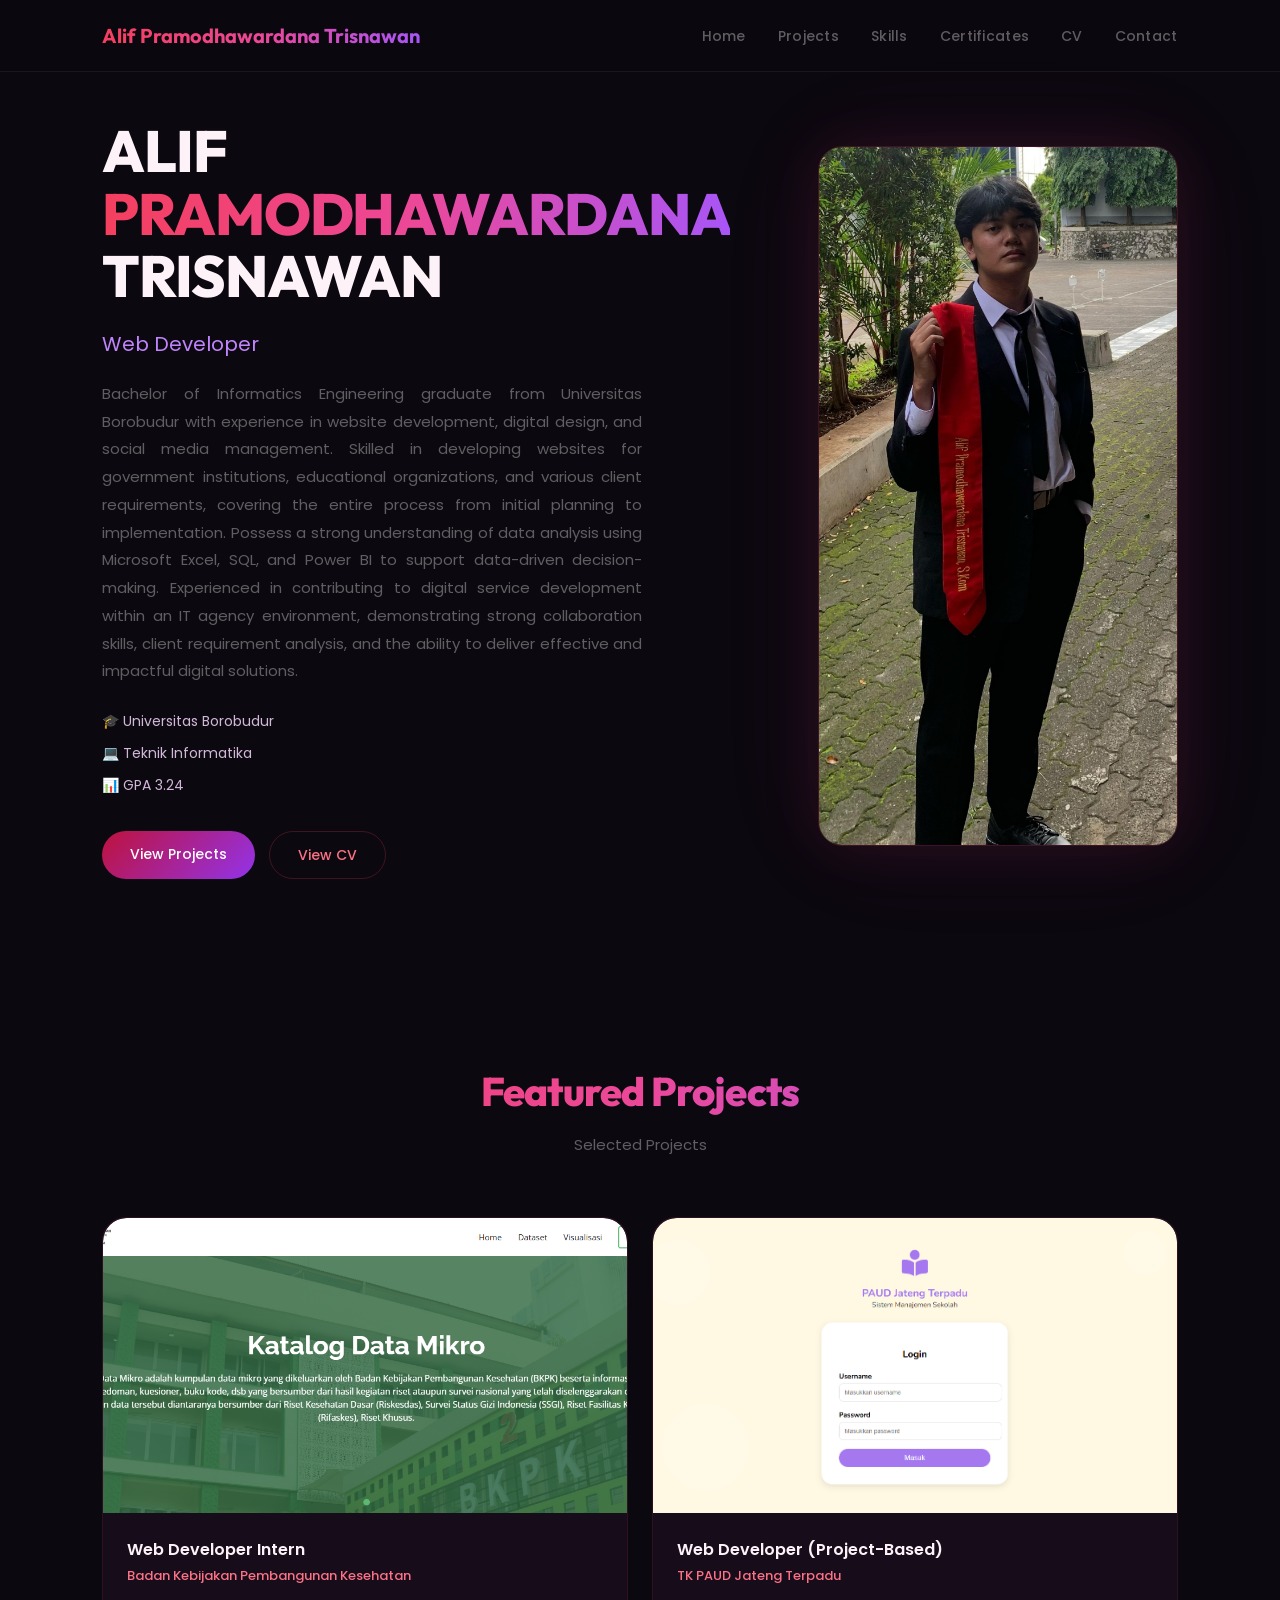
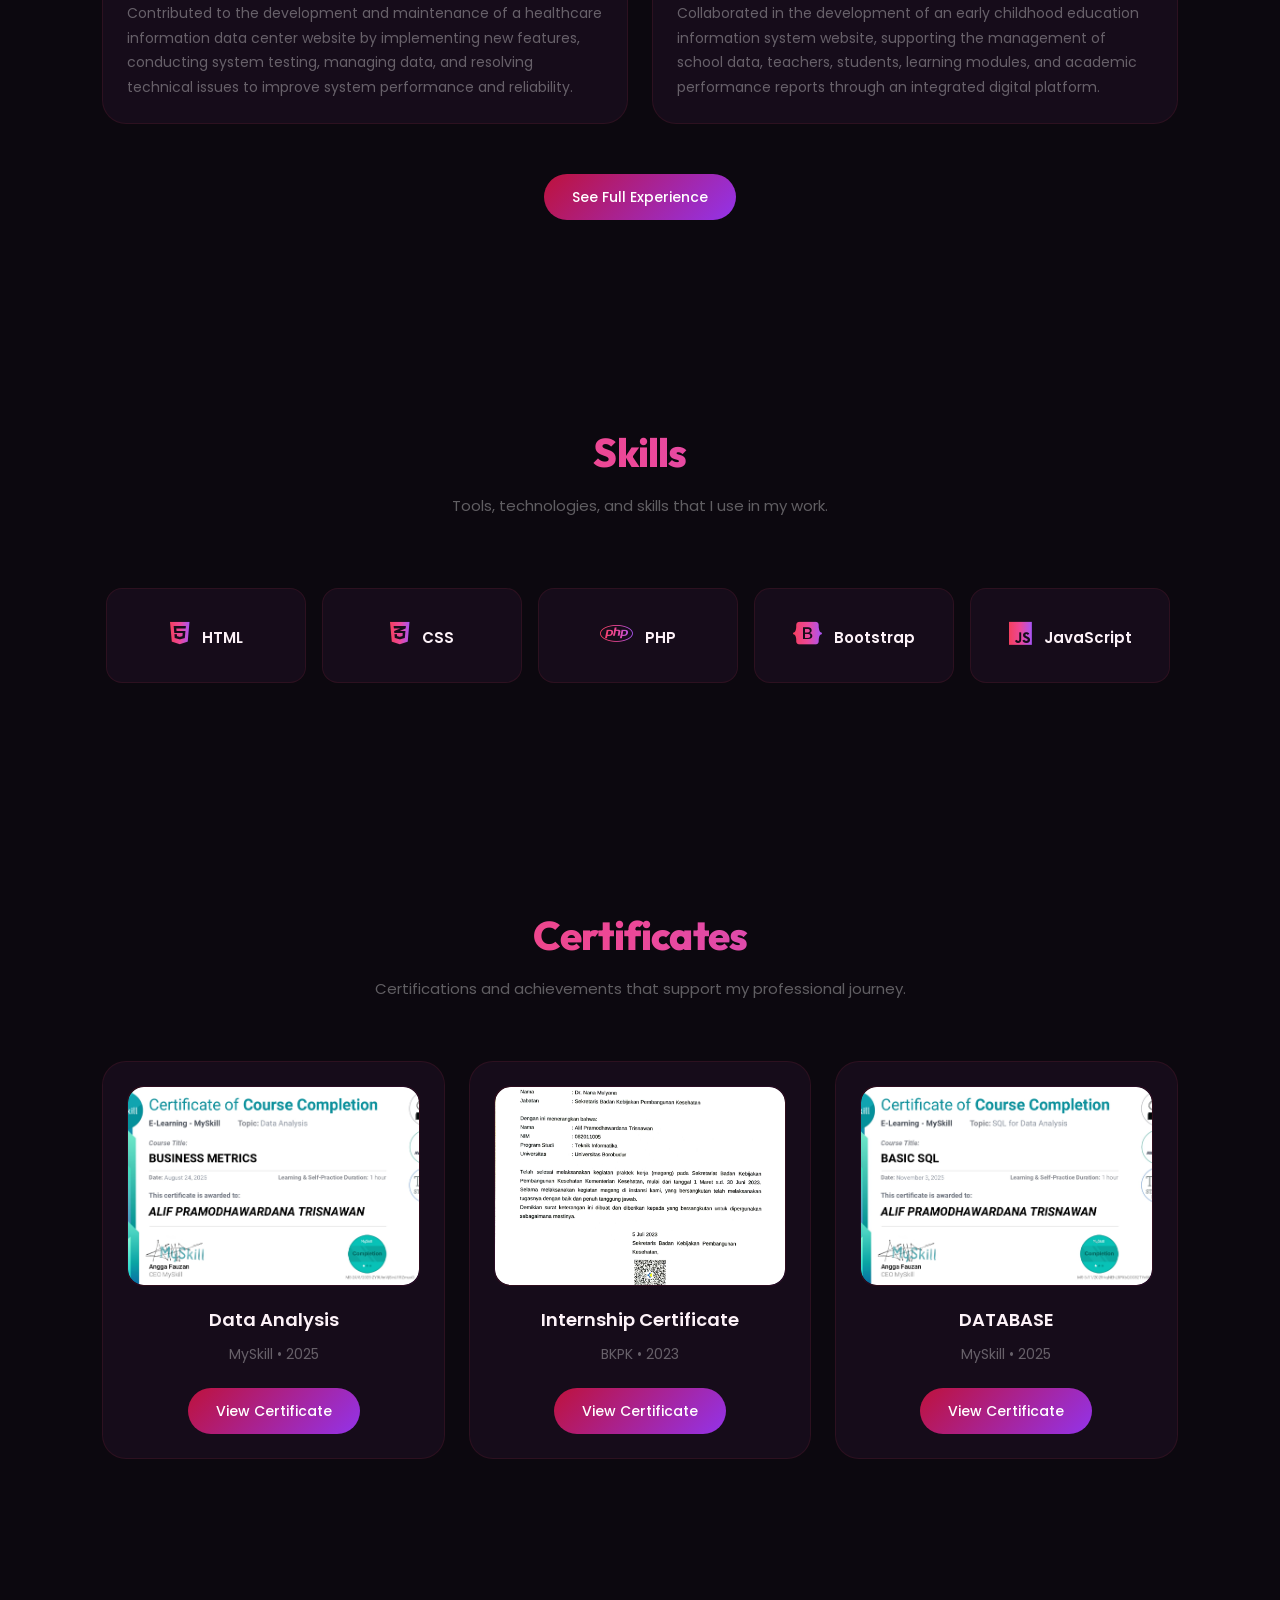
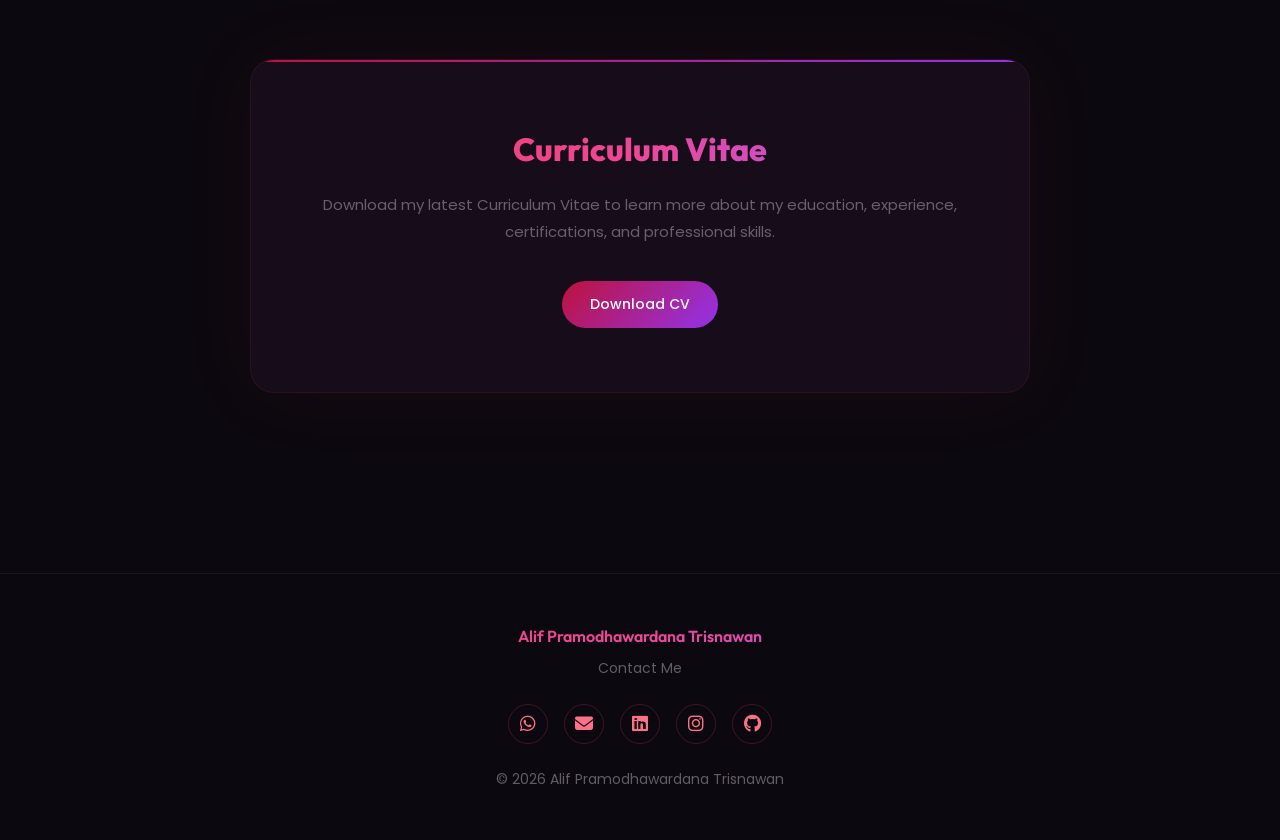
<file: index.html>
<!DOCTYPE html>
<html lang="en">
<head>
    <meta charset="UTF-8">
    <meta name="viewport" content="width=device-width, initial-scale=1.0">

    <title>Alif Pramodhawardana Trisnawan</title>

    <!-- Google Font -->
    <link href="https://fonts.googleapis.com/css2?family=Outfit:wght@400;500;600;700&family=Poppins:wght@300;400;500;600&display=swap" rel="stylesheet">

    <!-- CSS -->
    <link rel="stylesheet" href="style.css">

    <link rel="stylesheet"
    href="https://cdnjs.cloudflare.com/ajax/libs/font-awesome/6.5.2/css/all.min.css">
</head>
<body>

    <!-- Navbar -->
    <nav class="navbar">

    <div class="logo">
        Alif Pramodhawardana Trisnawan
    </div>

    <!-- Hamburger -->

    <div class="menu-toggle" id="menu-toggle">
        ☰
    </div>

    <ul class="nav-links" id="nav-links">
        <li><a href="#home">Home</a></li>
        <li><a href="#projects">Projects</a></li>
        <li><a href="#skills">Skills</a></li>
        <li><a href="#certificates">Certificates</a></li>
        <li><a href="#cv">CV</a></li>
        <li><a href="#contact">Contact</a></li>
    </ul>


    </nav>

<!-- Hero Section -->
<section id="home" class="hero">

    <div class="hero-content">

        <div class="hero-text">

            <h1>
                ALIF <span>PRAMODHAWARDANA</span> TRISNAWAN
            </h1>

            <h2>
                <span id="typing-text"></span>
            </h2>

            <p>
                Bachelor of Informatics Engineering graduate from Universitas Borobudur with experience in website development, digital design, and social media management. Skilled in developing websites for government institutions, educational organizations, and various client requirements, covering the entire process from initial planning to implementation. Possess a strong understanding of data analysis using Microsoft Excel, SQL, and Power BI to support data-driven decision-making. Experienced in contributing to digital service development within an IT agency environment, demonstrating strong collaboration skills, client requirement analysis, and the ability to deliver effective and impactful digital solutions.
            </p>

            <div class="education">
                <p>🎓 Universitas Borobudur</p>
                <p>💻 Teknik Informatika</p>
                <p>📊 GPA 3.24</p>
            </div>

            <div class="hero-buttons">
                <a href="#projects" class="btn-primary">
                    View Projects
                </a>
                <a href="assets/cv/Resume-Alif-Pramodhawardana-Trisnawan.pdf"
                   class="btn-secondary"
                   target="_blank">
                    View CV
                </a>
            </div>

        </div>

        <div class="hero-image">
            <img src="assets/images/buat-profil-2.jpg"
                 alt="Alif Pramodhawardana Trisnawan">
        </div>

    </div>

</section>

<!-- Featured Projects -->
<section id="projects" class="projects">

    <div class="section-title">
        <h2>Featured Projects</h2>
        <p>Selected Projects</p>
    </div>

    <div class="project-container">

        <!-- BKPK -->
        <div class="project-card">

            <div class="project-image">
                <img src="assets/projects/BKPK/mikro1.png"
                     alt="Website BKPK">
            </div>

            <div class="project-content">

                <h3>
                    Web Developer Intern
                </h3>

                <h4>
                    Badan Kebijakan Pembangunan Kesehatan
                </h4>

                <p>
Contributed to the development and maintenance of a healthcare information data center website by implementing new features, conducting system testing, managing data, and resolving technical issues to improve system performance and reliability.                </p>

            </div>

        </div>

        <!-- PAUD -->
        <div class="project-card">

            <div class="project-image">
                <img src="assets/projects/PAUD/paud1.png"
                     alt="Website PAUD">
            </div>

            <div class="project-content">

                <h3>
                    Web Developer (Project-Based)
                </h3>

                <h4>
                    TK PAUD Jateng Terpadu
                </h4>

                <p>
Collaborated in the development of an early childhood education information system website, supporting the management of school data, teachers, students, learning modules, and academic performance reports through an integrated digital platform.                </p>

            </div>

        </div>

    </div>

    <div class="experience-btn">

        <a href="pages/projects.html" class="btn-primary">
            See Full Experience
        </a>

    </div>

</section>

<!-- Skills -->
<section id="skills" class="skills">

    <div class="section-title">
        <h2>Skills</h2>
        <p>Tools, technologies, and skills that I use in my work.</p>
    </div>

    <div class="skills-scroll">

        <div class="skill-item">
            <i class="fa-brands fa-html5"></i>
            HTML
        </div>

        <div class="skill-item">
            <i class="fa-brands fa-css3-alt"></i>
            CSS
        </div>

        <div class="skill-item">
            <i class="fa-brands fa-php"></i>
            PHP
        </div>

        <div class="skill-item">
            <i class="fa-brands fa-bootstrap"></i>
            Bootstrap
        </div>

        <div class="skill-item">
            <i class="fa-brands fa-js"></i>
            JavaScript
        </div>

        <div class="skill-item">
            <i class="fa-solid fa-database"></i>
            MySQL
        </div>

        <div class="skill-item">
            <i class="fa-solid fa-table"></i>
            SQL
        </div>

        <div class="skill-item">
            <i class="fa-brands fa-python"></i>
            Python
        </div>

        <div class="skill-item">
            <i class="fa-solid fa-file-excel"></i>
            Microsoft Excel
        </div>

        <div class="skill-item">
            <i class="fa-solid fa-chart-column"></i>
            Power BI
        </div>

        <div class="skill-item">
            <i class="fa-solid fa-palette"></i>
            Canva
        </div>

        <div class="skill-item">
            <i class="fa-solid fa-photo-film"></i>
            Content Creation
        </div>

        <div class="skill-item">
            <i class="fa-solid fa-bullhorn"></i>
            Social Media Management
        </div>

    </div>

</section>

<!-- Certificates -->

<section id="certificates" class="certificates">

    <div class="section-title">
        <h2>Certificates</h2>
        <p>
            Certifications and achievements that support my professional journey.
        </p>
    </div>

    <div class="certificate-container">

        <!-- Certificate 1 -->

<div class="certificate-card">

    <div class="certificate-preview">

        <img src="assets/certificates/ANALYSIS.jpg"
             alt="Data Analysis Certificate">

    </div>

    <h3>Data Analysis</h3>

    <p>MySkill • 2025</p>

    <a href="assets/certificates/ALL.pdf"
       target="_blank"
       class="btn-primary">
       View Certificate
    </a>

</div>

        <!-- Certificate 2 -->

        <div class="certificate-card">

<div class="certificate-preview">

    <img src="assets/certificates/sertifikat-magang.jpg"
         alt="BKPK Internship Certificate">

</div>

            <h3>Internship Certificate</h3>

            <p>BKPK • 2023</p>

            <a href="assets/certificates/sertifikat-magang.pdf"
               target="_blank"
               class="btn-primary">
               View Certificate
            </a>

        </div>

        <!-- Certificate 3 -->

        <div class="certificate-card">

<div class="certificate-preview">

    <img src="assets/certificates/data.jpg"
         alt="BKPK Internship Certificate">

</div>

            <h3>DATABASE</h3>

            <p>MySkill • 2025</p>

            <a href="assets/certificates/DATABASE ALL.pdf"
               target="_blank"
               class="btn-primary">
               View Certificate
            </a>

        </div>

</section>



<!-- CV -->
<section id="cv" class="cv-section">

    <div class="cv-container">

        <h2>Curriculum Vitae</h2>

        <p>
            Download my latest Curriculum Vitae to learn more about my
            education, experience, certifications, and professional skills.
        </p>

<a href="assets/cv/Resume-Alif-Pramodhawardana-Trisnawan.pdf"
   class="btn-primary"
   download>

    Download CV

</a>

    </div>

</section>

<!-- Contact -->

<!-- <section id="contact" class="contact">

    <div class="section-title">
        <h2>Contact Me</h2>
        <p>
            Feel free to connect with me through the platforms below.
        </p>
    </div>

    <div class="contact-container">

        <a href="https://wa.me/6281221044004" target="_blank" class="contact-card">

            <i class="fa-brands fa-whatsapp"></i>

            <h3>WhatsApp</h3>

            <p>Let's chat</p>

        </a>

        <a href="mailto:lif15tri@gmail.com" class="contact-card">

            <i class="fa-solid fa-envelope"></i>

            <h3>Email</h3>

            <p>Send an email</p>

        </a>

        <a href="https://www.linkedin.com/in/alif-pramodhawardana-93b6852ab"
           target="_blank"
           class="contact-card">

            <i class="fa-brands fa-linkedin"></i>

            <h3>LinkedIn</h3>

            <p>Professional Profile</p>

        </a>

        <a href="https://www.instagram.com/anadrawahdomarp?igsh=MTR5dDhwdjJ6NG42eQ=="
           target="_blank"
           class="contact-card">

            <i class="fa-brands fa-instagram"></i>

            <h3>Instagram</h3>

            <p>Social Media</p>

        </a>

        <a href="https://github.com/lif74627"
           target="_blank"
           class="contact-card">

            <i class="fa-brands fa-github"></i>

            <h3>GitHub</h3>

            <p>Code Repository</p>

        </a>

    </div>

</section> -->

<script src="script.js"></script>

<footer class="footer" id="contact">
    
    <div class="footer-content"> 
        <h3>Alif Pramodhawardana Trisnawan</h3>
        <p>Contact Me</p>
        <div class="footer-social">
            <a href="https://wa.me/6281221044004" target="_blank">
                <i class="fa-brands fa-whatsapp"></i>
            </a>
            <a href="https://mail.google.com/mail/?view=cm&to=lif15tri@gmail.com" target="_blank">
                <i class="fa-solid fa-envelope"></i>
            </a>
            <a href="https://www.linkedin.com/in/alif-pramodhawardana-93b6852ab"
               target="_blank">
                <i class="fa-brands fa-linkedin"></i>
            </a>
            <a href="https://www.instagram.com/anadrawahdomarp?igsh=MTR5dDhwdjJ6NG42eQ=="
               target="_blank">
                <i class="fa-brands fa-instagram"></i>
            </a>
            <a href="https://github.com/lif74627"
               target="_blank">
                <i class="fa-brands fa-github"></i>
            </a>
        </div>
        <p class="copyright">
            © 2026 Alif Pramodhawardana Trisnawan
        </p>
    </div>
</footer>
</body>

</html>
</file>
<file: style.css>
/* =========================
   CSS VARIABLES
========================= */

:root {
    --bg-base:       #0C080F;
    --bg-surface:    #110810;
    --bg-card:       #160C1A;
    --bg-card-hover: #1C1024;

    --rose:          #F43F5E;
    --rose-soft:     #FB7185;
    --rose-dim:      rgba(244, 63, 94, 0.15);
    --rose-border:   rgba(244, 63, 94, 0.22);

    --violet:        #A855F7;
    --violet-soft:   #C084FC;
    --violet-dim:    rgba(168, 85, 247, 0.12);
    --violet-border: rgba(168, 85, 247, 0.22);

    --grad-primary:  linear-gradient(135deg, #BE123C, #9333EA);
    --grad-text:     linear-gradient(90deg, #F43F5E, #EC4899, #A855F7);
    --grad-subtle:   linear-gradient(135deg, #1A0814, #120820);

    --text-primary:  #FDF2F8;
    --text-secondary:#D1B8D8;
    --text-muted:    rgba(255, 255, 255, 0.35);

    --border-subtle: rgba(244, 63, 94, 0.1);
    --border-mid:    rgba(244, 63, 94, 0.2);
    --border-line:   rgba(255, 255, 255, 0.06);

    --radius-sm:     10px;
    --radius-md:     16px;
    --radius-lg:     24px;
    --radius-pill:   999px;
}

/* =========================
   RESET & BASE
========================= */

html {
    scroll-behavior: smooth;
}

*, *::before, *::after {
    margin: 0;
    padding: 0;
    box-sizing: border-box;
}

html, body {
    overflow-x: hidden;
    width: 100%;
    max-width: 100%;
}

body {
    background: var(--bg-base);
    font-family: 'Poppins', sans-serif;
    color: var(--text-primary);
    line-height: 1.6;
}

/* =========================
   TYPOGRAPHY HELPERS
========================= */

.gradient-text {
    background: var(--grad-text);
    -webkit-background-clip: text;
    -webkit-text-fill-color: transparent;
    background-clip: text;
}

/* =========================
   NAVBAR
========================= */

.navbar {
    width: 100%;
    height: 72px;
    display: flex;
    justify-content: space-between;
    align-items: center;
    padding: 0 8%;
    position: fixed;
    top: 0;
    z-index: 1000;
    background: rgba(12, 8, 15, 0.85);
    backdrop-filter: blur(16px);
    border-bottom: 1px solid var(--border-line);
}

.logo {
    font-family: 'Outfit', sans-serif;
    font-size: 20px;
    font-weight: 700;
    background: var(--grad-text);
    -webkit-background-clip: text;
    -webkit-text-fill-color: transparent;
    background-clip: text;
}

.nav-links {
    display: flex;
    gap: 32px;
    list-style: none;
}

.nav-links a {
    text-decoration: none;
    color: var(--text-muted);
    font-size: 14px;
    font-weight: 500;
    letter-spacing: 0.02em;
    transition: color 0.3s;
    position: relative;
}

.nav-links a::after {
    content: '';
    position: absolute;
    bottom: -4px;
    left: 0;
    width: 0;
    height: 1.5px;
    background: var(--grad-text);
    transition: width 0.3s;
}

.nav-links a:hover {
    color: var(--rose-soft);
}

.nav-links a:hover::after {
    width: 100%;
}

.menu-toggle {
    display: none;
    font-size: 26px;
    cursor: pointer;
    color: var(--text-primary);
}

/* =========================
   BUTTONS
========================= */

.btn-primary {
    display: inline-block;
    background: var(--grad-primary);
    color: white;
    text-decoration: none;
    padding: 12px 28px;
    border-radius: var(--radius-pill);
    font-size: 14px;
    font-weight: 500;
    transition: opacity 0.3s, transform 0.3s;
    border: none;
    cursor: pointer;
}

.btn-primary:hover {
    opacity: 0.88;
    transform: translateY(-2px);
}

.btn-secondary {
    display: inline-block;
    border: 1px solid var(--rose-border);
    color: var(--rose-soft);
    text-decoration: none;
    padding: 12px 28px;
    border-radius: var(--radius-pill);
    font-size: 14px;
    font-weight: 500;
    transition: background 0.3s, transform 0.3s;
}

.btn-secondary:hover {
    background: var(--rose-dim);
    transform: translateY(-2px);
}

/* =========================
   HERO
========================= */

.hero {
    min-height: 100vh;
    display: flex;
    align-items: center;
    padding: 120px 8% 80px;
}

.hero-content {
    width: 100%;
    display: flex;
    justify-content: space-between;
    align-items: center;
    gap: 60px;
}

.hero-text {
    flex: 1;
}

.hero-eyebrow {
    display: inline-flex;
    align-items: center;
    gap: 8px;
    font-size: 11px;
    font-weight: 500;
    letter-spacing: 0.12em;
    text-transform: uppercase;
    color: var(--rose);
    margin-bottom: 18px;
}

.hero-eyebrow::before {
    content: '';
    display: inline-block;
    width: 20px;
    height: 1.5px;
    background: var(--rose);
}

.hero-text h1 {
    font-family: 'Outfit', sans-serif;
    font-size: 58px;
    font-weight: 800;
    line-height: 1.08;
    letter-spacing: -0.02em;
    margin-bottom: 20px;
    color: var(--text-primary);
}

.hero-text h1 span {
    background: var(--grad-text);
    -webkit-background-clip: text;
    -webkit-text-fill-color: transparent;
    background-clip: text;
}

.hero-text h2 {
    font-size: 20px;
    font-weight: 400;
    color: var(--violet-soft);
    margin-bottom: 20px;
    min-height: 30px;
}

.hero-text p {
    color: var(--text-muted);
    line-height: 1.85;
    margin-bottom: 24px;
    max-width: 540px;
    font-size: 15px;
    text-align: justify;
}

.education {
    margin-bottom: 32px;
}

.education p {
    margin-bottom: 6px;
    font-size: 14px;
    color: var(--text-secondary);
}

.hero-buttons {
    display: flex;
    gap: 14px;
    flex-wrap: wrap;
}

.hero-image img {
    width: 360px;
    height: 700px;
    object-fit: cover;
    border-radius: var(--radius-lg);
    border: 1px solid var(--rose-border);
    box-shadow: 0 0 60px rgba(244, 63, 94, 0.12), 0 0 120px rgba(168, 85, 247, 0.06);
}

/* =========================
   SECTION TITLE
========================= */

.section-title {
    text-align: center;
    margin-bottom: 60px;
}

.section-title h2 {
    font-family: 'Outfit', sans-serif;
    font-size: 40px;
    font-weight: 800;
    letter-spacing: -0.02em;
    margin-bottom: 10px;
    background: var(--grad-text);
    -webkit-background-clip: text;
    -webkit-text-fill-color: transparent;
    background-clip: text;
}

.section-title p {
    color: var(--text-muted);
    font-size: 15px;
}

/* =========================
   PROJECTS (index.html)
========================= */

.projects {
    padding: 100px 8%;
}

.project-container {
    display: grid;
    grid-template-columns: repeat(2, 1fr);
    gap: 24px;
}

.project-card {
    background: var(--bg-card);
    border-radius: var(--radius-lg);
    overflow: hidden;
    border: 1px solid var(--border-subtle);
    transition: transform 0.3s, border-color 0.3s, box-shadow 0.3s;
    position: relative;
}

.project-card:hover {
    transform: translateY(-8px);
    border-color: var(--rose-border);
    box-shadow: 0 20px 60px rgba(244, 63, 94, 0.1);
}

.project-image {
    width: 100%;
    height: 0;
    padding-bottom: 56.25%;
    overflow: hidden;
    border-radius: var(--radius-lg) var(--radius-lg) 0 0;
    background: var(--grad-subtle);
    position: relative;
}

.project-image img {
    position: absolute;
    top: 0;
    left: 0;
    width: 100%;
    height: 100%;
    object-fit: cover;
    display: block;
    transition: transform 0.4s;
}

.project-card:hover .project-image img {
    transform: scale(1.04);
}

.project-content {
    padding: 24px;
}

.project-content h3 {
    font-size: 16px;
    font-weight: 600;
    margin-bottom: 4px;
    color: var(--text-primary);
}

.project-content h4 {
    color: var(--rose-soft);
    font-size: 13px;
    font-weight: 500;
    margin-bottom: 14px;
}

.project-content p {
    color: var(--text-muted);
    line-height: 1.75;
    font-size: 14px;
}

.tech-stack {
    display: flex;
    flex-wrap: wrap;
    gap: 8px;
    margin-top: 18px;
}

.tech-stack span {
    background: var(--rose-dim);
    color: var(--rose-soft);
    border: 1px solid var(--rose-border);
    padding: 5px 14px;
    border-radius: var(--radius-pill);
    font-size: 12px;
    font-weight: 500;
}

.experience-btn {
    text-align: center;
    margin-top: 50px;
}

/* =========================
   SKILLS
========================= */

.skills {
    padding: 100px 8%;
}

.skills-scroll {
    display: flex;
    gap: 16px;
    overflow-x: auto;
    padding: 10px 4px 20px;
    scroll-behavior: smooth;
}

.skills-scroll::-webkit-scrollbar {
    height: 4px;
}

.skills-scroll::-webkit-scrollbar-track {
    background: var(--bg-surface);
    border-radius: var(--radius-pill);
}

.skills-scroll::-webkit-scrollbar-thumb {
    background: var(--rose);
    border-radius: var(--radius-pill);
}

.skill-item {
    min-width: 200px;
    background: var(--bg-card);
    border: 1px solid var(--border-subtle);
    border-radius: var(--radius-md);
    padding: 32px 20px;
    text-align: center;
    font-size: 15px;
    font-weight: 600;
    transition: transform 0.3s, border-color 0.3s, box-shadow 0.3s;
    flex-shrink: 0;
    color: var(--text-primary);
}

.skill-item i {
    background: var(--grad-text);
    -webkit-background-clip: text;
    -webkit-text-fill-color: transparent;
    background-clip: text;
    font-size: 26px;
    margin-right: 8px;
}

.skill-item:hover {
    transform: translateY(-6px);
    border-color: var(--rose-border);
    box-shadow: 0 12px 40px rgba(244, 63, 94, 0.1);
}

/* =========================
   CERTIFICATES
========================= */

.certificates {
    padding: 100px 8%;
}

.certificate-container {
    display: grid;
    grid-template-columns: repeat(auto-fill, minmax(300px, 1fr));
    gap: 24px;
    margin-top: 50px;
}

.certificate-card {
    background: var(--bg-card);
    border: 1px solid var(--border-subtle);
    border-radius: var(--radius-lg);
    padding: 24px;
    text-align: center;
    transition: transform 0.3s, border-color 0.3s, box-shadow 0.3s;
}

.certificate-card:hover {
    transform: translateY(-6px);
    border-color: var(--violet-border);
    box-shadow: 0 16px 50px rgba(168, 85, 247, 0.1);
}

.certificate-preview {
    height: 200px;
    background: var(--grad-subtle);
    border-radius: var(--radius-md);
    display: flex;
    align-items: center;
    justify-content: center;
    color: var(--text-muted);
    margin-bottom: 20px;
    overflow: hidden;
    border: 1px solid var(--border-subtle);
}

.certificate-preview img {
    width: 100%;
    height: 100%;
    object-fit: cover;
    border-radius: var(--radius-md);
    transition: transform 0.4s;
}

.certificate-card:hover .certificate-preview img {
    transform: scale(1.04);
}

.certificate-card h3 {
    margin-bottom: 8px;
    font-size: 18px;
    font-weight: 600;
    color: var(--text-primary);
}

.certificate-card p {
    color: var(--text-muted);
    margin-bottom: 22px;
    font-size: 14px;
    line-height: 1.6;
}

/* =========================
   CV SECTION
========================= */

.cv-section {
    padding: 100px 8%;
}

.cv-container {
    max-width: 780px;
    margin: auto;
    text-align: center;
    background: var(--bg-card);
    border: 1px solid var(--border-subtle);
    padding: 64px;
    border-radius: var(--radius-lg);
    box-shadow: 0 0 80px rgba(244, 63, 94, 0.06);
    position: relative;
    overflow: hidden;
}

.cv-container::before {
    content: '';
    position: absolute;
    top: 0;
    left: 0;
    right: 0;
    height: 2px;
    background: var(--grad-primary);
}

.cv-container h2 {
    font-family: 'Outfit', sans-serif;
    font-size: 32px;
    font-weight: 800;
    margin-bottom: 16px;
    background: var(--grad-text);
    -webkit-background-clip: text;
    -webkit-text-fill-color: transparent;
    background-clip: text;
}

.cv-container p {
    color: var(--text-muted);
    line-height: 1.8;
    margin-bottom: 36px;
    font-size: 15px;
}

/* =========================
   CONTACT
========================= */

.contact {
    padding: 80px 8%;
}

.contact-container {
    display: flex;
    justify-content: center;
    flex-wrap: wrap;
    gap: 16px;
    margin-top: 40px;
}

.contact-card {
    width: 150px;
    background: var(--bg-card);
    border: 1px solid var(--border-subtle);
    padding: 20px 16px;
    border-radius: var(--radius-md);
    text-align: center;
    text-decoration: none;
    color: var(--text-primary);
    transition: transform 0.3s, border-color 0.3s, box-shadow 0.3s;
}

.contact-card:hover {
    transform: translateY(-5px);
    border-color: var(--rose-border);
    box-shadow: 0 10px 30px rgba(244, 63, 94, 0.1);
}

.contact-card i {
    font-size: 26px;
    margin-bottom: 10px;
    background: var(--grad-text);
    -webkit-background-clip: text;
    -webkit-text-fill-color: transparent;
    background-clip: text;
}

.contact-card h3 {
    font-size: 14px;
    font-weight: 600;
    margin-bottom: 4px;
}

.contact-card p {
    font-size: 12px;
    color: var(--text-muted);
}

/* =========================
   FOOTER
========================= */

.footer {
    padding: 50px 8%;
    border-top: 1px solid var(--border-line);
    text-align: center;
    margin-top: 80px;
}

.footer-content h3 {
    font-family: 'Outfit', sans-serif;
    font-size: 16px;
    font-weight: 600;
    margin-bottom: 8px;
    background: var(--grad-text);
    -webkit-background-clip: text;
    -webkit-text-fill-color: transparent;
    background-clip: text;
}

.footer-content > p {
    color: var(--text-muted);
    font-size: 14px;
}

.footer-social {
    display: flex;
    justify-content: center;
    gap: 16px;
    margin: 24px 0;
}

.footer-social a {
    width: 40px;
    height: 40px;
    display: flex;
    align-items: center;
    justify-content: center;
    border-radius: var(--radius-pill);
    border: 1px solid var(--rose-border);
    color: var(--rose-soft);
    font-size: 18px;
    transition: background 0.3s, transform 0.3s;
    text-decoration: none;
}

.footer-social a:hover {
    background: var(--rose-dim);
    transform: translateY(-3px);
}

.copyright {
    font-size: 13px;
    color: var(--text-muted);
}

/* =========================
   IMAGE LIGHTBOX
========================= */

.lightbox {
    display: none;
    position: fixed;
    top: 0;
    left: 0;
    width: 100%;
    height: 100%;
    background: rgba(12, 8, 15, 0.95);
    z-index: 9999;
    justify-content: center;
    align-items: center;
    padding: 20px;
}

.lightbox img {
    max-width: 90%;
    max-height: 90%;
    border-radius: var(--radius-md);
    border: 1px solid var(--rose-border);
    box-shadow: 0 0 60px rgba(244, 63, 94, 0.15);
}

.close-lightbox {
    position: absolute;
    top: 20px;
    right: 30px;
    font-size: 40px;
    color: var(--text-muted);
    cursor: pointer;
    line-height: 1;
    transition: color 0.2s;
}

.close-lightbox:hover {
    color: var(--rose-soft);
}

/* =========================
   VIDEO LIGHTBOX
========================= */

.video-lightbox {
    display: none;
    position: fixed;
    z-index: 9999;
    left: 0;
    top: 0;
    width: 100%;
    height: 100%;
    background: rgba(12, 8, 15, 0.95);
    justify-content: center;
    align-items: center;
}

.video-lightbox video {
    max-height: 85vh;
    max-width: 90vw;
    border-radius: var(--radius-md);
    border: 1px solid var(--rose-border);
}

.close-video {
    position: absolute;
    top: 20px;
    right: 30px;
    color: var(--text-muted);
    font-size: 40px;
    cursor: pointer;
    line-height: 1;
    transition: color 0.2s;
}

.close-video:hover {
    color: var(--rose-soft);
}

/* =========================
   VIDEO THUMBNAIL
========================= */

.video-thumbnail {
    width: 220px;
    height: 390px;
    margin: auto;
    overflow: hidden;
    border-radius: var(--radius-md);
    border: 1px solid var(--rose-border);
    transition: transform 0.3s;
}

.video-thumbnail:hover {
    transform: translateY(-5px);
}

.video-thumbnail img {
    width: 100%;
    height: 100%;
    object-fit: cover;
    display: block;
}

/* =========================
   PROJECTS PAGE HERO
========================= */

.projects-hero {
    padding: 130px 8% 80px;
    text-align: center;
}

.projects-hero h1 {
    font-family: 'Outfit', sans-serif;
    font-size: 56px;
    font-weight: 800;
    letter-spacing: -0.02em;
    margin-bottom: 20px;
    background: var(--grad-text);
    -webkit-background-clip: text;
    -webkit-text-fill-color: transparent;
    background-clip: text;
}

.projects-hero p {
    max-width: 640px;
    margin: 0 auto;
    color: var(--text-muted);
    line-height: 1.85;
    font-size: 15px;
}

.projects-hero .btn-primary {
    margin-top: 32px;
}

/* =========================
   PROJECT GALLERY
========================= */

.project-gallery {
    padding: 70px 8%;
}

.project-gallery h2 {
    margin-bottom: 28px;
    font-size: 26px;
    font-weight: 700;
    font-family: 'Outfit', sans-serif;
    border-left: 4px solid var(--rose);
    padding-left: 16px;
    color: var(--text-primary);
}

.gallery-grid {
    display: grid;
    grid-template-columns: repeat(auto-fit, minmax(280px, 1fr));
    gap: 16px;
}

.gallery-grid img {
    width: 100%;
    height: 210px;
    object-fit: cover;
    border-radius: var(--radius-md);
    cursor: pointer;
    transition: transform 0.3s, box-shadow 0.3s;
    border: 1px solid var(--border-subtle);
}

.gallery-grid img:hover {
    transform: translateY(-4px);
    box-shadow: 0 12px 40px rgba(244, 63, 94, 0.12);
}

.gallery-item {
    width: 100%;
    height: 210px;
    overflow: hidden;
    border-radius: var(--radius-md);
    cursor: pointer;
    transition: transform 0.3s, box-shadow 0.3s;
    border: 1px solid var(--rose-border);
}

.gallery-item img {
    width: 100%;
    height: 100%;
    object-fit: cover;
    border-radius: var(--radius-md);
    transition: transform 0.3s;
    border: none;
}

.gallery-item:hover {
    transform: translateY(-4px);
    box-shadow: 0 12px 40px rgba(244, 63, 94, 0.15);
}

/* =========================
   SCROLL TO TOP BUTTON
========================= */

#scrollTopBtn {
    position: fixed;
    bottom: 32px;
    right: 32px;
    z-index: 9998;
    width: 44px;
    height: 44px;
    background: var(--rose-dim);
    border: 1px solid var(--rose-border);
    border-radius: var(--radius-pill);
    color: var(--rose-soft);
    font-size: 18px;
    cursor: pointer;
    display: flex;
    align-items: center;
    justify-content: center;
    opacity: 0;
    visibility: hidden;
    transform: translateY(10px);
    transition: all 0.3s ease;
}

#scrollTopBtn.show {
    opacity: 1;
    visibility: visible;
    transform: translateY(0);
}

#scrollTopBtn:hover {
    background: var(--grad-primary);
    border-color: transparent;
    color: white;
    transform: translateY(-3px);
    box-shadow: 0 8px 24px rgba(244, 63, 94, 0.3);
}

/* =========================
   PROJECT SECTION (pages)
========================= */

.project-section {
    padding: 80px 8%;
    display: flex;
    align-items: center;
    justify-content: center;
    gap: 60px;
}

.project-section.reverse {
    flex-direction: row-reverse;
}

/* =========================
   RESPONSIVE MOBILE
========================= */

@media (max-width: 768px) {

    /* NAVBAR */
    .navbar {
        padding: 0 5%;
        height: 60px;
    }

    .logo {
        font-size: 13px;
        max-width: 160px;
        white-space: nowrap;
        overflow: hidden;
        text-overflow: ellipsis;
    }

    .menu-toggle {
        display: block;
    }

    .nav-links {
        position: fixed;
        top: 60px;
        right: -100%;
        width: 220px;
        height: 100vh;
        background: var(--bg-surface);
        border-left: 1px solid var(--border-subtle);
        flex-direction: column;
        align-items: center;
        padding-top: 40px;
        transition: right 0.3s;
        gap: 28px;
        z-index: 999;
    }

    .nav-links.active {
        right: 0;
    }

    .nav-links a {
        font-size: 15px;
    }

    /* HERO */
    .hero {
        padding: 80px 5% 60px;
        min-height: auto;
    }

    .hero-content {
        flex-direction: column-reverse;
        gap: 32px;
        text-align: center;
    }

    .hero-eyebrow {
        justify-content: center;
    }

    .hero-text h1 {
        font-size: 28px;
        letter-spacing: -0.01em;
    }

    .hero-text h2 {
        font-size: 16px;
    }

    .hero-text p {
        font-size: 13px;
    }

    .education p {
        font-size: 13px;
    }

    .hero-buttons {
        flex-direction: column;
        align-items: center;
        gap: 10px;
    }

    .btn-primary,
    .btn-secondary {
        width: 100%;
        max-width: 280px;
        text-align: center;
        padding: 12px 20px;
        font-size: 14px;
    }

    .hero-image {
        width: 100%;
        display: flex;
        justify-content: center;
    }

    .hero-image img {
        width: 180px;
        height: 400px;
        border-radius: var(--radius-md);
    }

    /* SECTION TITLE */
    .section-title h2 {
        font-size: 26px;
        word-break: break-word;
    }

    .section-title p {
        font-size: 13px;
        padding: 0 8px;
    }

    /* PROJECTS HOME */
    .projects {
        padding: 60px 5%;
    }

    .project-container {
        grid-template-columns: 1fr;
    }

    .project-image {
        padding-bottom: 56.25%;
        height: 0;
    }

    .project-content {
        padding: 18px;
    }

    .project-content h3 {
        font-size: 14px;
    }

    .project-content p {
        font-size: 13px;
    }

    /* SKILLS */
    .skills {
        padding: 60px 5%;
    }

    .skill-item {
        min-width: 130px;
        padding: 18px 12px;
        font-size: 13px;
    }

    .skill-item i {
        font-size: 20px;
    }

    /* CERTIFICATES */
    .certificates {
        padding: 60px 5%;
    }

    .certificate-container {
        grid-template-columns: 1fr;
        gap: 18px;
    }

    .certificate-preview {
        height: 170px;
    }

    .certificate-card h3 {
        font-size: 16px;
    }

    /* CV */
    .cv-section {
        padding: 60px 5%;
    }

    .cv-container {
        padding: 32px 20px;
    }

    .cv-container h2 {
        font-size: 22px;
    }

    .cv-container p {
        font-size: 13px;
    }

    /* CONTACT */
    .contact {
        padding: 60px 5%;
    }

    .contact-container {
        display: grid;
        grid-template-columns: repeat(2, 1fr);
        gap: 12px;
    }

    .contact-card {
        width: 100%;
        padding: 14px 10px;
    }

    .contact-card i {
        font-size: 22px;
    }

    .contact-card h3 {
        font-size: 12px;
    }

    .contact-card p {
        font-size: 11px;
    }

    /* FOOTER */
    .footer {
        padding: 40px 5%;
        margin-top: 60px;
    }

    .footer-content h3 {
        font-size: 14px;
    }

    .footer-social a {
        width: 36px;
        height: 36px;
        font-size: 16px;
    }

    .copyright {
        font-size: 12px;
    }

    /* PROJECTS PAGE */
    .projects-hero {
        padding: 80px 5% 50px;
    }

    .projects-hero h1 {
        font-size: 28px;
    }

    .projects-hero p {
        font-size: 13px;
    }

    .project-gallery {
        padding: 50px 5%;
    }

    .project-gallery h2 {
        font-size: 18px;
        margin-bottom: 18px;
    }

    .gallery-grid {
        grid-template-columns: repeat(2, 1fr);
        gap: 10px;
    }

    .gallery-grid img,
    .gallery-item,
    .gallery-item img {
        height: 130px;
        border-radius: var(--radius-sm);
    }

    .project-section {
        flex-direction: column;
        gap: 30px;
        padding: 50px 5%;
    }

    .project-section.reverse {
        flex-direction: column;
    }

    /* LIGHTBOX */
    .close-lightbox,
    .close-video {
        font-size: 30px;
        top: 15px;
        right: 15px;
    }

    /* SCROLL TO TOP */
    #scrollTopBtn {
        bottom: 20px;
        right: 20px;
        width: 38px;
        height: 38px;
        font-size: 16px;
    }
}
</file>
